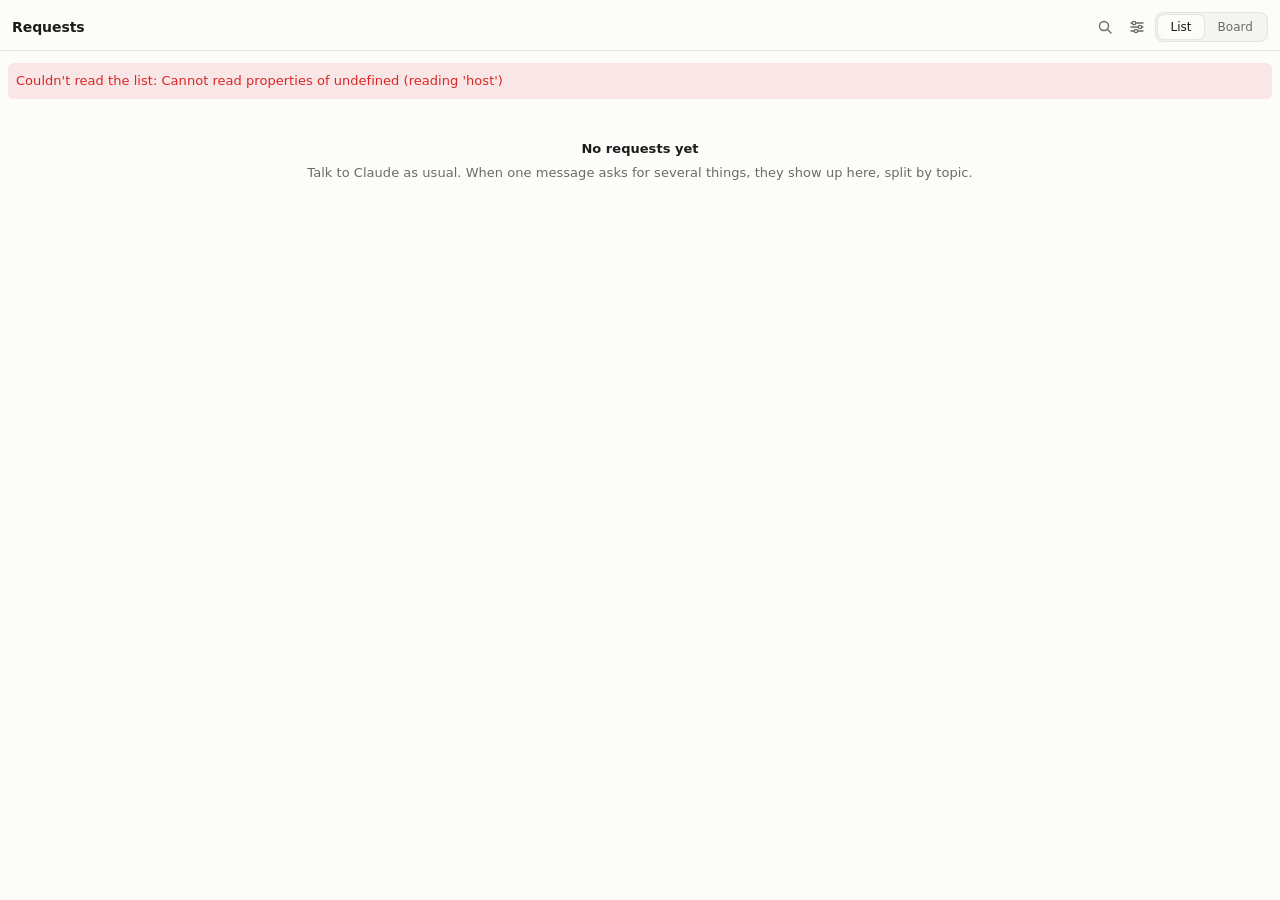
<file: orca/panel/index.html>
<!doctype html>
<html lang="en">
<head>
  <meta charset="utf-8">
  <meta name="viewport" content="width=device-width, initial-scale=1">
  <title>Requests</title>
  <link rel="stylesheet" href="panel.css">
</head>
<body>
  <header class="head">
    <div class="top">
      <p class="summary" id="summary" aria-live="polite">Requests</p>
      <div class="ptools">
        <button id="searchbtn" class="iconbtn" aria-label="Search" aria-expanded="false" title="Search">
          <svg viewBox="0 0 16 16" width="16" height="16" aria-hidden="true"><circle cx="7" cy="7" r="4.5" fill="none" stroke="currentColor" stroke-width="1.4"/><path d="M10.5 10.5L14 14" stroke="currentColor" stroke-width="1.4" stroke-linecap="round"/></svg>
        </button>
        <div class="menuwrap">
          <button id="displaybtn" class="iconbtn" aria-label="Display options" aria-expanded="false" aria-controls="displaymenu" title="Display options">
            <svg viewBox="0 0 16 16" width="16" height="16" aria-hidden="true"><path d="M2 4h12M2 8h12M2 12h12" stroke="currentColor" stroke-width="1.4" stroke-linecap="round"/><circle cx="5" cy="4" r="1.7" fill="var(--bg)" stroke="currentColor" stroke-width="1.3"/><circle cx="11" cy="8" r="1.7" fill="var(--bg)" stroke="currentColor" stroke-width="1.3"/><circle cx="7" cy="12" r="1.7" fill="var(--bg)" stroke="currentColor" stroke-width="1.3"/></svg>
          </button>
          <div class="menu" id="displaymenu" hidden>
            <div class="menu-row" id="grouprow"><span>Group by</span>
              <div class="seg small"><button data-group="project" aria-pressed="true">Project</button><button data-group="status" aria-pressed="false">Status</button></div>
            </div>
            <div class="menu-row"><label for="project">Project</label><select id="project"></select></div>
            <div class="menu-row"><span>Done</span>
              <div class="seg small"><button data-done="today" aria-pressed="true">Today</button><button data-done="all" aria-pressed="false">All</button></div>
            </div>
          </div>
        </div>
        <div class="seg pswitch" role="tablist" aria-label="View">
          <button role="tab" data-mode="list" aria-selected="true">List</button>
          <button role="tab" data-mode="board" aria-selected="false">Board</button>
        </div>
      </div>
    </div>
    <div class="searchrow" id="searchrow" hidden>
      <label class="sr-only" for="search">Search your requests</label>
      <input id="search" class="search" type="search" placeholder="Search requests">
    </div>
  </header>
  <main id="list"></main>
  <div class="toast" id="toast" role="status" aria-live="polite" hidden></div>
  <script src="panel.js"></script>
</body>
</html>
</file>
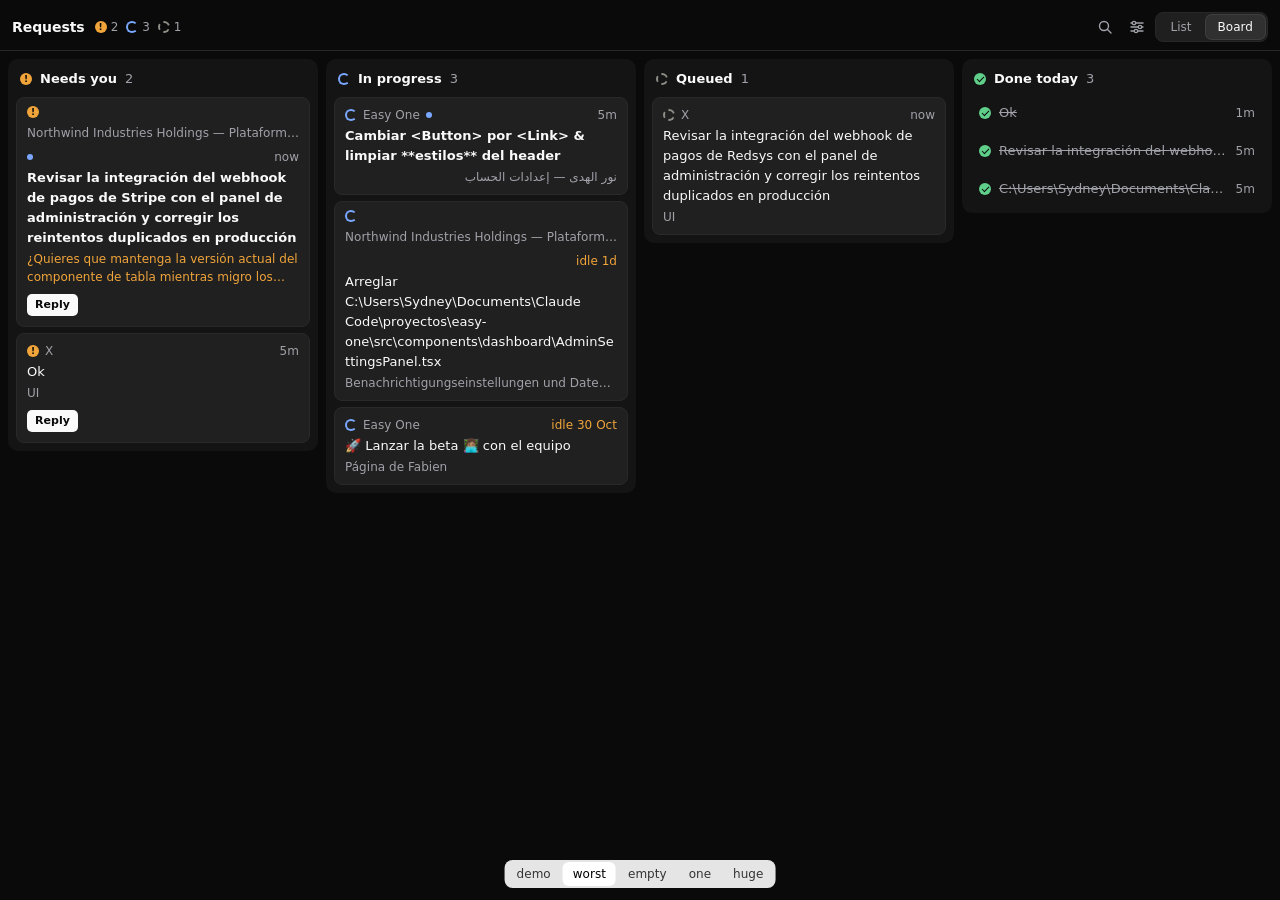
<file: dev/panel-harness.html>
<!doctype html>
<!--
  Dev only, not part of the plugin (the manifest never references it).
  Renders the real panel (List and Board views) against fixtures, with a fake Orca bridge, so
  worst-case data can be checked in a browser without touching ~/.requests.

  URL params: data=demo|worst|empty|one|huge  view=board|list  group=project|status
              theme=light|dark  open=<id>  menu=1
-->
<html lang="en">
<head>
  <meta charset="utf-8">
  <meta name="viewport" content="width=device-width, initial-scale=1">
  <title>Panel harness</title>
  <link rel="stylesheet" href="../orca/panel/panel.css">
  <style>
    /* Stand-ins for the --orca-* variables Orca injects. */
    :root.light { --orca-background: #ffffff; --orca-foreground: #0a0a0a; --orca-muted: #f4f4f5; --orca-muted-foreground: #71717a; --orca-border: #e4e4e7; --orca-accent: #f4f4f5; }
    :root.dark { --orca-background: #0a0a0a; --orca-foreground: #fafafa; --orca-muted: #1f1f1f; --orca-muted-foreground: #a1a1aa; --orca-border: #27272a; --orca-accent: #1f1f1f; }
    .harness-toggle {
      position: fixed; bottom: 12px; left: 50%; transform: translateX(-50%); z-index: 99;
      display: flex; gap: 2px; padding: 2px; background: #e5e5e5; border-radius: 8px;
      font: 12px/1 system-ui, sans-serif;
    }
    .harness-toggle a { padding: 6px 10px; border-radius: 6px; color: #333; text-decoration: none; }
    .harness-toggle a.on { background: #fff; color: #000; }
    .clean .harness-toggle { display: none; }
  </style>
  <script>
    const params = new URLSearchParams(location.search)
    const DATA = params.get('data') || 'worst'
    const THEME = params.get('theme') || 'dark'
    document.documentElement.classList.add(THEME)
    // clean=1 hides the fixture switcher; w=<px> sets the panel width (headless browsers keep a
    // wider minimum window), for screenshots.
    if (params.get('clean')) document.documentElement.classList.add('clean')
    if (params.get('w')) document.documentElement.style.cssText += `width:${params.get('w')}px;overflow:hidden;`
        try { localStorage.setItem('requests.view', JSON.stringify({ mode: params.get('view') || 'board', group: params.get('group') || 'project' })) } catch {}

    const now = Date.now()
    const ago = (min) => new Date(now - min * 60000).toISOString()
    const T = (id, topic, project) => ({ id, topic, project, created: ago(9999), updated: ago(1) })
    const I = (id, thread, status, title, more = {}) => ({
      id, thread, status, title, said: '', answer: '', question: '', files: [], via: '',
      origin: { terminal: 'term_open' }, created: ago(60), updated: ago(5), changed: null, seen: null, ...more
    })

    const demo = {
      threads: [T('t1', 'Pricing page', 'Web'), T('t2', 'Login bug', 'App')],
      items: [
        I('k3fp', 't1', 'need', 'Pick the hero layout', { question: 'Option A or B?' }),
        I('m2qa', 't2', 'run', 'Fix the redirect after login'),
        I('p9zz', 't1', 'queue', 'Write the FAQ'),
        I('a1b2', 't2', 'done', 'Reproduce the bug')
      ]
    }

    // Realistic worst cases, at the store's own limits (store.mjs add(): thread 80, project 80,
    // title 140, said 2000, answer 4000, question 2000, via 120).
    const longTitle = 'Revisar la integración del webhook de pagos de Stripe con el panel de administración y corregir los reintentos duplicados en producción'
    const longThread = 'Benachrichtigungseinstellungen und Datenschutzeinstellungen für alle Arbeitsbereiche'.slice(0, 80)
    const longProject = 'Northwind Industries Holdings — Plataforma de clientes (migración 2026)'
    const path = 'C:\\Users\\Sydney\\Documents\\Claude Code\\proyectos\\easy-one\\src\\components\\dashboard\\AdminSettingsPanel.tsx'
    const longQuestion = '¿Quieres que mantenga la versión actual del componente de tabla mientras migro los filtros, o prefieres que lo sustituya entero por el de la librería y revisemos después las diferencias de espaciado en las tres vistas?\nSi lo sustituyo, se pierden los atajos de teclado que añadimos la semana pasada.'
    const longAnswer = ('Moví la lógica de reintentos al worker, añadí una clave de idempotencia por evento y borré los duplicados que quedaban en la tabla de pagos. ').repeat(12).trim()
    const worst = {
      threads: [
        T('t1', longThread, longProject),
        T('t2', 'UI', 'X'),
        T('t3', 'نور الهدى — إعدادات الحساب', 'Easy One'),
        T('t4', 'Página de Fabien', 'Easy One')
      ],
      items: [
        I('x6e5', 't1', 'need', longTitle, { question: longQuestion, said: longAnswer.slice(0, 600), changed: ago(1), updated: ago(0) }),
        I('mm8x', 't2', 'need', 'Ok', { question: '' }),
        I('q7w8e', 't1', 'run', 'Arreglar ' + path, { updated: ago(60 * 26), via: 'Worker designer-FAB-001-fix-spacing-and-grid-alignment-in-the-admin-panel' }),
        I('r2d2', 't3', 'run', 'Cambiar <Button> por <Link> & limpiar **estilos** del header', { changed: ago(2) }),
        I('s9s9', 't4', 'run', '🚀 Lanzar la beta 👩🏽‍💻 con el equipo', { updated: ago(60 * 24 * 400) }),
        I('t0t0', 't2', 'queue', longTitle.replace('Stripe', 'Redsys'), { updated: new Date(now + 3 * 86400000).toISOString() }),
        I('d1d1', 't1', 'done', longTitle, { answer: longAnswer }),
        I('d2d2', 't2', 'done', 'Ok', { origin: null, updated: ago(1) }),
        I('d3d3', 't4', 'done', path, { answer: 'Hecho.' })
      ]
    }
    // Neutral sample used for the README screenshots.
    const readme = {
      threads: [T('t1', 'Pricing page', 'Website'), T('t2', 'Quarterly report', 'Operations'), T('t3', 'Login bug', 'Mobile app'), T('t4', 'Onboarding emails', 'Website')],
      items: [
        I('k3fp', 't1', 'need', 'Choose the plan names', { question: 'Starter, Team and Business, or Solo, Studio and Agency?', changed: ago(3), updated: ago(3) }),
        I('w8rt', 't2', 'need', 'Send the draft to finance', { question: 'Due Friday. Want me to prepare the email?', updated: ago(41) }),
        I('m2qa', 't2', 'run', 'Draft the summary section', { updated: ago(12) }),
        I('p4zx', 't3', 'run', 'Fix the session timeout on Android', { via: 'Subagent', changed: ago(9), updated: ago(9) }),
        I('r7ty', 't4', 'run', 'Rewrite the welcome email', { updated: ago(22) }),
        I('n5bv', 't3', 'queue', 'Write a regression test for login', { via: 'Waits for the fix', updated: ago(30) }),
        I('d1aa', 't1', 'done', 'Compare competitor pricing', { updated: ago(70) }),
        I('d2bb', 't3', 'done', 'Reproduce the login bug', { updated: ago(95) })
      ]
    }
    const empty = { threads: [], items: [] }
    const one = { threads: [T('t1', 'Login bug', 'App')], items: [I('k3fp', 't1', 'need', 'Pick the hero layout', { question: 'Option A or B?', changed: ago(1) })] }
    const huge = { threads: [], items: [] }
    for (let n = 0; n < 40; n++) huge.threads.push(T('t' + n, 'Thread number ' + n, 'Project ' + (n % 6)))
    const S = ['need', 'run', 'queue', 'done']
    for (let n = 0; n < 1000; n++) huge.items.push(I('h' + n.toString(36).padStart(3, '0'), 't' + (n % 40), S[n % 4], 'Request ' + n + ' with a normal-length title', { updated: ago(n) }))

    const fixtures = { demo, worst, empty, one, huge, readme }
    const data = { version: 2, ...fixtures[DATA] }
    const snapshot = () => ({ data, error: null, file: 'fixture' })
    const handlers = {
      'requests.read': () => snapshot(),
      'requests.seen': ({ id }) => { const i = data.items.find((x) => x.id === id); if (i) i.seen = new Date().toISOString(); return snapshot() },
      'requests.update': ({ id, status }) => { const i = data.items.find((x) => x.id === id); if (i) { i.status = status; i.updated = new Date().toISOString() } return snapshot() },
      'requests.goto': () => ({ snapshot: snapshot(), result: 'switched' }),
      'requests.remove': ({ id }) => { data.items = data.items.filter((x) => x.id !== id); return snapshot() }
    }
    window.orca = {
      plugin: { request: async (name, input) => handlers[name](input || {}), on: () => {} },
      document: { get: async () => ({}) }
    }
  </script>
</head>
<body>
  <header class="head">
    <div class="top">
      <p class="summary" id="summary" aria-live="polite">Requests</p>
      <div class="ptools">
        <button id="searchbtn" class="iconbtn" aria-label="Search" aria-expanded="false" title="Search">
          <svg viewBox="0 0 16 16" width="16" height="16" aria-hidden="true"><circle cx="7" cy="7" r="4.5" fill="none" stroke="currentColor" stroke-width="1.4"/><path d="M10.5 10.5L14 14" stroke="currentColor" stroke-width="1.4" stroke-linecap="round"/></svg>
        </button>
        <div class="menuwrap">
          <button id="displaybtn" class="iconbtn" aria-label="Display options" aria-expanded="false" aria-controls="displaymenu" title="Display options">
            <svg viewBox="0 0 16 16" width="16" height="16" aria-hidden="true"><path d="M2 4h12M2 8h12M2 12h12" stroke="currentColor" stroke-width="1.4" stroke-linecap="round"/><circle cx="5" cy="4" r="1.7" fill="var(--bg)" stroke="currentColor" stroke-width="1.3"/><circle cx="11" cy="8" r="1.7" fill="var(--bg)" stroke="currentColor" stroke-width="1.3"/><circle cx="7" cy="12" r="1.7" fill="var(--bg)" stroke="currentColor" stroke-width="1.3"/></svg>
          </button>
          <div class="menu" id="displaymenu" hidden>
            <div class="menu-row" id="grouprow"><span>Group by</span>
              <div class="seg small"><button data-group="project" aria-pressed="true">Project</button><button data-group="status" aria-pressed="false">Status</button></div>
            </div>
            <div class="menu-row"><label for="project">Project</label><select id="project"></select></div>
            <div class="menu-row"><span>Done</span>
              <div class="seg small"><button data-done="today" aria-pressed="true">Today</button><button data-done="all" aria-pressed="false">All</button></div>
            </div>
          </div>
        </div>
        <div class="seg pswitch" role="tablist" aria-label="View">
          <button role="tab" data-mode="list" aria-selected="true">List</button>
          <button role="tab" data-mode="board" aria-selected="false">Board</button>
        </div>
      </div>
    </div>
    <div class="searchrow" id="searchrow" hidden>
      <label class="sr-only" for="search">Search your requests</label>
      <input id="search" class="search" type="search" placeholder="Search requests">
    </div>
  </header>
  <main id="list"></main>
  <div class="toast" id="toast" role="status" aria-live="polite" hidden></div>

  <nav class="harness-toggle" id="harness"></nav>
  <script>
    document.getElementById('harness').innerHTML = ['demo', 'worst', 'empty', 'one', 'huge']
      .map((d) => { const p = new URLSearchParams(location.search); p.set('data', d); return `<a href="?${p}" class="${d === DATA ? 'on' : ''}">${d}</a>` }).join('')
  </script>
  <script src="../orca/panel/panel.js"></script>
  <script>
    const open = params.get('open')
    if (open) setTimeout(() => document.querySelector(`[data-id="${open}"] [data-action="expand"]`)?.click(), 300)
    if (params.get('menu')) setTimeout(() => document.getElementById('displaybtn')?.click(), 300)
  </script>
</body>
</html>
</file>
<file: orca/panel/panel.css>
/* Colors: Orca's own (--orca-*) plus four status colors, with a dark version. */
:root {
  --bg: var(--orca-background, #fcfcfb);
  --text: var(--orca-foreground, #1c1c1a);
  --muted: var(--orca-muted-foreground, #6b6b66);
  --bg-2: var(--orca-muted, #f4f4f2);
  --hover: var(--orca-accent, #f0f0ee);
  --line: var(--orca-border, #e4e4e0);
  --focus: var(--orca-ring, #1c1c1a);
  --danger: var(--orca-destructive, #dc2626);
  --need: #b45309;
  --run: #2563eb;
  --queue: #8a8a84;
  --done: #15803d;

  /* Type (SF Pro / system-ui), values from the design skill's typography calculator */
  --t-body: 13px; --lh-body: 20px; --tr-body: 0.0027em;
  --t-meta: 12px; --lh-meta: 20px; --tr-meta: 0.0107em;
  --t-title: 14px; --lh-title: 20px; --tr-title: -0.0044em;

  /* Selected segment: white on grey in light mode, one step lighter than the track in dark. */
  --pill: var(--bg);
  --pill-line: var(--line);
  /* An opened request: one block from its title to its buttons. */
  --open: var(--hover);

  /* Board: cards on a grey column in light mode; in dark, the column stays near the background
     and cards are lifted one step, so they read as raised instead of as holes. */
  --col: var(--bg-2);
  --card: var(--bg);
  --card-line: var(--line);
  --card-hover: var(--muted);

  /* Motion: one strong ease-out for UI feedback (Emil Kowalski's curve). */
  --ease-out: cubic-bezier(0.23, 1, 0.32, 1);
}
:root.dark { --need: #f0a43a; --run: #7aa7ff; --queue: #8f8f88; --done: #5fcf8a; --pill: color-mix(in srgb, var(--text) 16%, var(--bg)); --pill-line: color-mix(in srgb, var(--text) 22%, var(--bg)); --col: color-mix(in srgb, var(--text) 4%, var(--bg)); --card: color-mix(in srgb, var(--text) 9%, var(--bg)); --card-line: color-mix(in srgb, var(--text) 13%, var(--bg)); --card-hover: color-mix(in srgb, var(--text) 28%, var(--bg)); --hover: color-mix(in srgb, var(--text) 7%, var(--bg)); --open: color-mix(in srgb, var(--text) 4.5%, var(--bg)); }
@media (prefers-color-scheme: dark) {
  :root:not(.light) { --need: #f0a43a; --run: #7aa7ff; --queue: #8f8f88; --done: #5fcf8a; --pill: color-mix(in srgb, var(--text) 16%, var(--bg)); --pill-line: color-mix(in srgb, var(--text) 22%, var(--bg)); --col: color-mix(in srgb, var(--text) 4%, var(--bg)); --card: color-mix(in srgb, var(--text) 9%, var(--bg)); --card-line: color-mix(in srgb, var(--text) 13%, var(--bg)); --card-hover: color-mix(in srgb, var(--text) 28%, var(--bg)); --hover: color-mix(in srgb, var(--text) 7%, var(--bg)); --open: color-mix(in srgb, var(--text) 4.5%, var(--bg)); }
}

* { box-sizing: border-box; }
html, body { margin: 0; }
body {
  background: var(--bg);
  color: var(--text);
  font: var(--t-body)/var(--lh-body) system-ui, -apple-system, "Segoe UI", sans-serif;
  letter-spacing: var(--tr-body);
  -webkit-font-smoothing: antialiased;
}
button, select, input { font: inherit; color: inherit; letter-spacing: inherit; }
button { background: none; border: 0; cursor: pointer; padding: 0; text-align: left; }
:focus-visible { outline: 2px solid var(--focus); outline-offset: 1px; border-radius: 4px; }
.sr-only { position: absolute; width: 1px; height: 1px; overflow: hidden; clip: rect(0 0 0 0); white-space: nowrap; }

/* ---------- Header ---------- */
.head {
  position: sticky; top: 0; z-index: 3;
  background: var(--bg);
  padding: 12px 12px 8px;
  border-bottom: 1px solid var(--line);
}
.summary {
  margin: 0 0 8px;
  font-size: var(--t-title); line-height: var(--lh-title); letter-spacing: var(--tr-title);
  font-weight: 600;
}
.summary .need { color: var(--need); }
.summary .calm { color: var(--muted); font-weight: 500; }
/* Header row, after Cursor and Linear: "Requests" and the counts by status on the left; search,
   display options and the List | Board switch on the right. */
/* When the sidebar is too narrow for both, the tools wrap under the title, aligned right. */
.top { display: flex; flex-wrap: wrap; align-items: center; gap: 6px 8px; }
.top .summary { flex: 1 1 auto; min-width: 0; margin: 0; display: flex; align-items: center; gap: 10px; }
.summary .ttl { font-weight: 600; }
.counts { display: inline-flex; gap: 8px; font-size: var(--t-meta); font-weight: 500; color: var(--muted); font-variant-numeric: tabular-nums; }
.counts > span { display: inline-flex; align-items: center; gap: 4px; }
.ptools { display: flex; align-items: center; gap: 4px; flex: none; margin-left: auto; }
.iconbtn {
  position: relative; display: grid; place-items: center; width: 28px; height: 28px; border-radius: 6px; color: var(--muted);
  transition: transform 160ms var(--ease-out);
}
.iconbtn:hover, .iconbtn[aria-expanded="true"] { color: var(--text); background: var(--hover); }
.iconbtn:active { transform: scale(0.97); }
/* A dot when the display options differ from the default. */
.iconbtn.changed-view::after { content: ""; position: absolute; top: 4px; right: 4px; width: 6px; height: 6px; border-radius: 50%; background: var(--run); }
.search, select {
  height: 28px; min-width: 0;
  background: var(--bg-2); border: 1px solid var(--line); border-radius: 6px;
  font-size: var(--t-meta);
}
.searchrow { display: flex; margin-top: 8px; }
.searchrow[hidden] { display: none; }
.search { flex: 1; padding: 0 8px; }
select { padding: 0 4px; color: var(--text); }

/* Display menu: a small popover under its button. */
.menuwrap { position: relative; }
.menu {
  position: absolute; right: 0; top: calc(100% + 6px); z-index: 10; width: 240px;
  display: grid; gap: 4px; padding: 8px;
  background: var(--pill); border: 1px solid var(--pill-line); border-radius: 10px;
  box-shadow: 0 12px 32px rgb(0 0 0 / .28);
}
.menu[hidden], .menu-row[hidden] { display: none; }
.menu-row { display: flex; align-items: center; justify-content: space-between; gap: 8px; min-height: 30px; font-size: var(--t-meta); }
.menu-row select { max-width: 140px; }

/* Segmented control (List | Board here, and on the board). The selected segment is a raised
   pill with clear contrast in both themes. */
.seg { display: flex; gap: 2px; padding: 2px; background: var(--bg-2); border: 1px solid var(--line); border-radius: 8px; }
.seg button {
  height: 24px; padding: 0 12px; border-radius: 6px;
  font-size: var(--t-meta); font-weight: 500; color: var(--muted);
  transition: transform 160ms var(--ease-out);
}
.seg button:hover { color: var(--text); }
.seg button:active { transform: scale(0.97); }
.seg.small button { height: 22px; padding: 0 8px; }
.seg button[aria-pressed="true"],
.seg button[aria-selected="true"] { background: var(--pill); color: var(--text); box-shadow: 0 0 0 1px var(--pill-line), 0 1px 2px rgb(0 0 0 / .08); }
@media (prefers-reduced-motion: reduce) { .seg button:active, .iconbtn:active { transform: none; } }

/* ---------- List ---------- */
.chevron { width: 12px; height: 12px; flex: none; color: var(--muted); transition: transform 150ms var(--ease-out); }
@media (prefers-reduced-motion: reduce) { .chevron { transition: none; } }
main { padding: 4px 4px 72px; }

/* Project groups: name and counts by status; rows sorted by status beneath. */
.project + .project { margin-top: 6px; padding-top: 6px; border-top: 1px solid var(--line); }
.project-head {
  display: flex; align-items: center; gap: 6px;
  width: 100%; min-height: 32px; padding: 4px 8px 4px 4px; border-radius: 6px;
}
.project-head:hover { background: var(--hover); }
.project-name { flex: 1; min-width: 0; font-weight: 600; overflow: hidden; text-overflow: ellipsis; white-space: nowrap; }
.project.collapsed .chevron, .band-group.collapsed .chevron { transform: rotate(-90deg); }

/* Status bands (Group by: Status), after Linear. */
.band {
  display: flex; align-items: center; gap: 8px;
  width: 100%; height: 30px; padding: 0 8px; margin-top: 6px; border-radius: 6px;
  background: var(--bg-2); font-size: var(--t-meta); font-weight: 600;
}
.band .n { color: var(--muted); font-weight: 500; font-variant-numeric: tabular-nums; }
.band .chevron { margin-left: auto; }
.band-group:first-child .band { margin-top: 2px; }

/* Done folds into one line per group. */
.done-line {
  display: flex; align-items: center; gap: 8px;
  width: 100%; height: 28px; padding: 0 8px; border-radius: 6px;
  font-size: var(--t-meta); color: var(--muted);
}
.done-line:hover { color: var(--text); background: var(--hover); }
.done-line .chevron { margin-left: auto; }
.done-line[aria-expanded="false"] .chevron { transform: rotate(-90deg); }

/* ---------- Requests: one line, plus one line of context ---------- */
.item { position: relative; border-radius: 6px; }
.row {
  display: grid; grid-template-columns: 14px minmax(0, 1fr) auto; align-items: start; gap: 10px;
  width: 100%; padding: 6px 8px; border-radius: 6px; cursor: pointer;
}
.item:not(.open) > .row:hover { background: var(--hover); }
/* The opened request is one block: the row and its detail share a background. */
.item.open { background: var(--open); }
.item.open > .row { border-radius: 6px 6px 0 0; }
.item.open > .row:hover { background: var(--hover); }
.row .body { min-width: 0; }
.title { display: block; overflow: hidden; text-overflow: ellipsis; white-space: nowrap; }
.open .title { white-space: normal; overflow-wrap: anywhere; }
.unread .title { font-weight: 600; }
.is-done .title { color: var(--muted); }
.row .meta, .row .q {
  display: block; font-size: var(--t-meta); line-height: var(--lh-meta);
  overflow: hidden; text-overflow: ellipsis; white-space: nowrap;
}
.row .meta { color: var(--muted); }
.row .q { color: var(--need); }
/* An open request shows the full question below, so the one-line copy goes. */
.open > .row .q { display: none; }
.chip {
  display: inline-block; margin-left: 6px; padding: 0 6px; border-radius: 4px; vertical-align: 1px;
  font-size: 11px; line-height: 16px; font-weight: 500; color: var(--muted);
  background: var(--bg-2); border: 1px solid var(--line);
}
.new-dot {
  display: inline-block; width: 6px; height: 6px; margin: 0 6px 1px 0;
  border-radius: 50%; background: var(--run); vertical-align: middle;
}
.when { padding-top: 1px; font-size: var(--t-meta); line-height: var(--lh-meta); color: var(--muted); white-space: nowrap; font-variant-numeric: tabular-nums; }
.when.stale { color: var(--need); }
.reply {
  height: 22px; padding: 0 8px; border-radius: 5px;
  background: var(--text); color: var(--bg); font-size: 11px; font-weight: 600;
  transition: transform 160ms var(--ease-out);
}
.reply:hover { opacity: .88; }
.reply:active { transform: scale(0.97); }
@media (prefers-reduced-motion: reduce) { .reply:active { transform: none; } }
.status.sm { width: 12px; height: 12px; margin-top: 0; flex: none; }
.status.sm.need::after { font-size: 9px; }

/* ---------- Board: one column per status ---------- */
main.is-board { padding: 8px 0 72px; }
.cols { display: grid; grid-auto-flow: column; grid-auto-columns: minmax(240px, 1fr); gap: 8px; align-items: start; overflow-x: auto; padding: 0 8px 8px; scroll-snap-type: x proximity; scroll-padding-inline: 8px; }
.col { min-width: 0; background: var(--col); border-radius: 10px; padding: 8px; scroll-snap-align: start; }
.col h2 { display: flex; align-items: center; gap: 8px; margin: 2px 4px 8px; font-size: var(--t-body); line-height: var(--lh-body); font-weight: 600; }
.col h2 .n { color: var(--muted); font-weight: 500; font-variant-numeric: tabular-nums; }
.cards { display: flex; flex-direction: column; gap: 6px; }
.col-empty { margin: 0; padding: 4px; color: var(--muted); font-size: var(--t-meta); }

.bcard { background: var(--card); border: 1px solid var(--card-line); border-radius: 8px; }
.bcard:hover, .bcard.open { border-color: var(--card-hover); }
.bcard .face { display: grid; grid-template-columns: minmax(0, 1fr); gap: 2px; padding: 8px 10px; border-radius: 8px; cursor: pointer; }
.bcard .top { display: flex; align-items: center; gap: 6px; color: var(--muted); font-size: var(--t-meta); line-height: 18px; }
.bcard .top .proj { min-width: 0; overflow: hidden; text-overflow: ellipsis; white-space: nowrap; }
.bcard .top .new-dot { margin: 0; flex: none; }
.bcard .top .m { margin-left: auto; font-variant-numeric: tabular-nums; white-space: nowrap; }
.bcard .top .stale { color: var(--need); }
.bcard .t { display: block; font-weight: 500; overflow-wrap: anywhere; }
.bcard.unread .t { font-weight: 700; }
.bcard .q, .bcard .ctx { font-size: var(--t-meta); line-height: 18px; min-width: 0; }
.bcard .q { color: var(--need); }
.bcard:not(.open) .q { display: -webkit-box; -webkit-line-clamp: 2; -webkit-box-orient: vertical; overflow: hidden; }
.bcard.open .q { display: none; }
.bcard .ctx { display: block; color: var(--muted); overflow: hidden; text-overflow: ellipsis; white-space: nowrap; }
.bcard .cardfoot { padding: 0 10px 10px; }
.bcard .detail { margin: 0; padding: 8px 10px 10px; border-top: 1px solid var(--card-line); }
.bcard.item.open { background: var(--card); }
/* Done: one grey line each. */
.bcard.slim { background: transparent; border-color: transparent; }
.bcard.slim:hover { background: var(--card); border-color: var(--card-line); }
.bcard.slim .face { display: flex; align-items: center; gap: 8px; padding: 5px 8px; }
.bcard.slim .t { flex: 1; min-width: 0; font-weight: 400; color: var(--muted); text-decoration: line-through; white-space: nowrap; overflow: hidden; text-overflow: ellipsis; }
.bcard.slim .m { color: var(--muted); font-size: var(--t-meta); }
.bcard.done .face .t { color: var(--muted); text-decoration: line-through; }

/* Status icons: shape and color. Only "in progress" moves, slowly. */
.status { width: 14px; height: 14px; margin-top: 3px; border-radius: 50%; display: grid; place-items: center; }
.status.need { background: var(--need); }
.status.need::after { content: "!"; color: var(--bg); font-size: 10px; font-weight: 800; line-height: 1; }
.status.run { border: 2px solid var(--run); border-right-color: transparent; animation: spin 1.6s linear infinite; }
@keyframes spin { to { transform: rotate(360deg); } }
@media (prefers-reduced-motion: reduce) { .status.run { animation: none; transform: rotate(45deg); } }
.status.queue { border: 2px dashed var(--queue); }
.status.done { background: var(--done); }
.status.done::after {
  content: ""; width: 6px; height: 3px; border: solid var(--bg); border-width: 0 0 1.6px 1.6px;
  transform: rotate(-45deg) translate(.5px, -.5px);
}

/* Detail */
.detail { display: none; margin: 0; padding: 6px 8px 10px 32px; }
.open > .detail { display: block; }
.detail h4 {
  margin: 0 0 2px;
  font-size: var(--t-meta); line-height: var(--lh-meta); letter-spacing: var(--tr-meta);
  color: var(--muted); font-weight: 600;
}
.detail p { margin: 0 0 12px; white-space: pre-wrap; overflow-wrap: anywhere; }
.said { color: var(--muted); }
.files { display: flex; flex-wrap: wrap; gap: 4px; margin-bottom: 12px; }
.files span {
  font: 12px/20px ui-monospace, Menlo, monospace; padding: 0 6px;
  border: 1px solid var(--line); border-radius: 4px; color: var(--muted); overflow-wrap: anywhere;
}
.actions { display: flex; gap: 8px; flex-wrap: wrap; }
.actions button {
  height: 28px; padding: 0 10px; border: 1px solid var(--line); border-radius: 6px;
  font-size: var(--t-meta); background: var(--bg);
}
.actions button:hover { background: var(--hover); }
/* Inside an opened request the secondary buttons sit on its background, not on the page's. */
.item.open .actions button:not(.primary):not(.confirm) { background: transparent; }
.item.open .actions button:not(.primary):hover { background: var(--hover); }
/* Press feedback: the button gives under the pointer. */
.actions button { transition: transform 160ms var(--ease-out); }
.actions button:active { transform: scale(0.97); }
.actions .primary { background: var(--text); border-color: var(--text); color: var(--bg); font-weight: 600; }
.actions .primary:hover { background: var(--text); opacity: .88; }
.actions .confirm { border-color: var(--danger); color: var(--danger); }

/* Brief highlight on what just changed (opacity only) */
.changed::before {
  content: ""; position: absolute; inset: 0; border-radius: inherit; pointer-events: none;
  background: color-mix(in srgb, var(--run) 18%, transparent);
  animation: flash 2.4s ease-out forwards;
}
@keyframes flash { 0%, 30% { opacity: 1; } 100% { opacity: 0; } }
@media (prefers-reduced-motion: reduce) { .changed::before { animation-duration: .01s; } .chevron { transition: none; } }

/* ---------- Empty states, errors and toast ---------- */
.empty { padding: 32px 16px 8px; text-align: center; color: var(--muted); }
.empty b { display: block; color: var(--text); margin-bottom: 4px; font-weight: 600; }
.error {
  margin: 8px 4px; padding: 8px; border-radius: 6px;
  color: var(--danger); background: color-mix(in srgb, var(--danger) 10%, transparent);
}
.toast {
  position: fixed; left: 8px; right: 8px; bottom: 8px; z-index: 5;
  display: flex; align-items: center; gap: 8px;
  padding: 8px 8px 8px 12px; border-radius: 8px;
  background: var(--text); color: var(--bg);
  box-shadow: 0 4px 16px rgb(0 0 0 / .18);
  font-size: var(--t-meta); line-height: var(--lh-meta);
  animation: enter .2s ease-out;
}
.toast[hidden] { display: none; }
.toast span { flex: 1; }
.toast button { height: 24px; padding: 0 8px; border-radius: 4px; font-weight: 600; color: var(--bg); text-decoration: underline; }
@keyframes enter { from { opacity: 0; transform: translateY(8px); } to { opacity: 1; transform: none; } }
@keyframes fade-in { from { opacity: 0; } }
/* Reduced motion keeps the fade and drops the movement. */
@media (prefers-reduced-motion: reduce) { .toast { animation-name: fade-in; } .actions button:active { transform: none; } }
</file>
